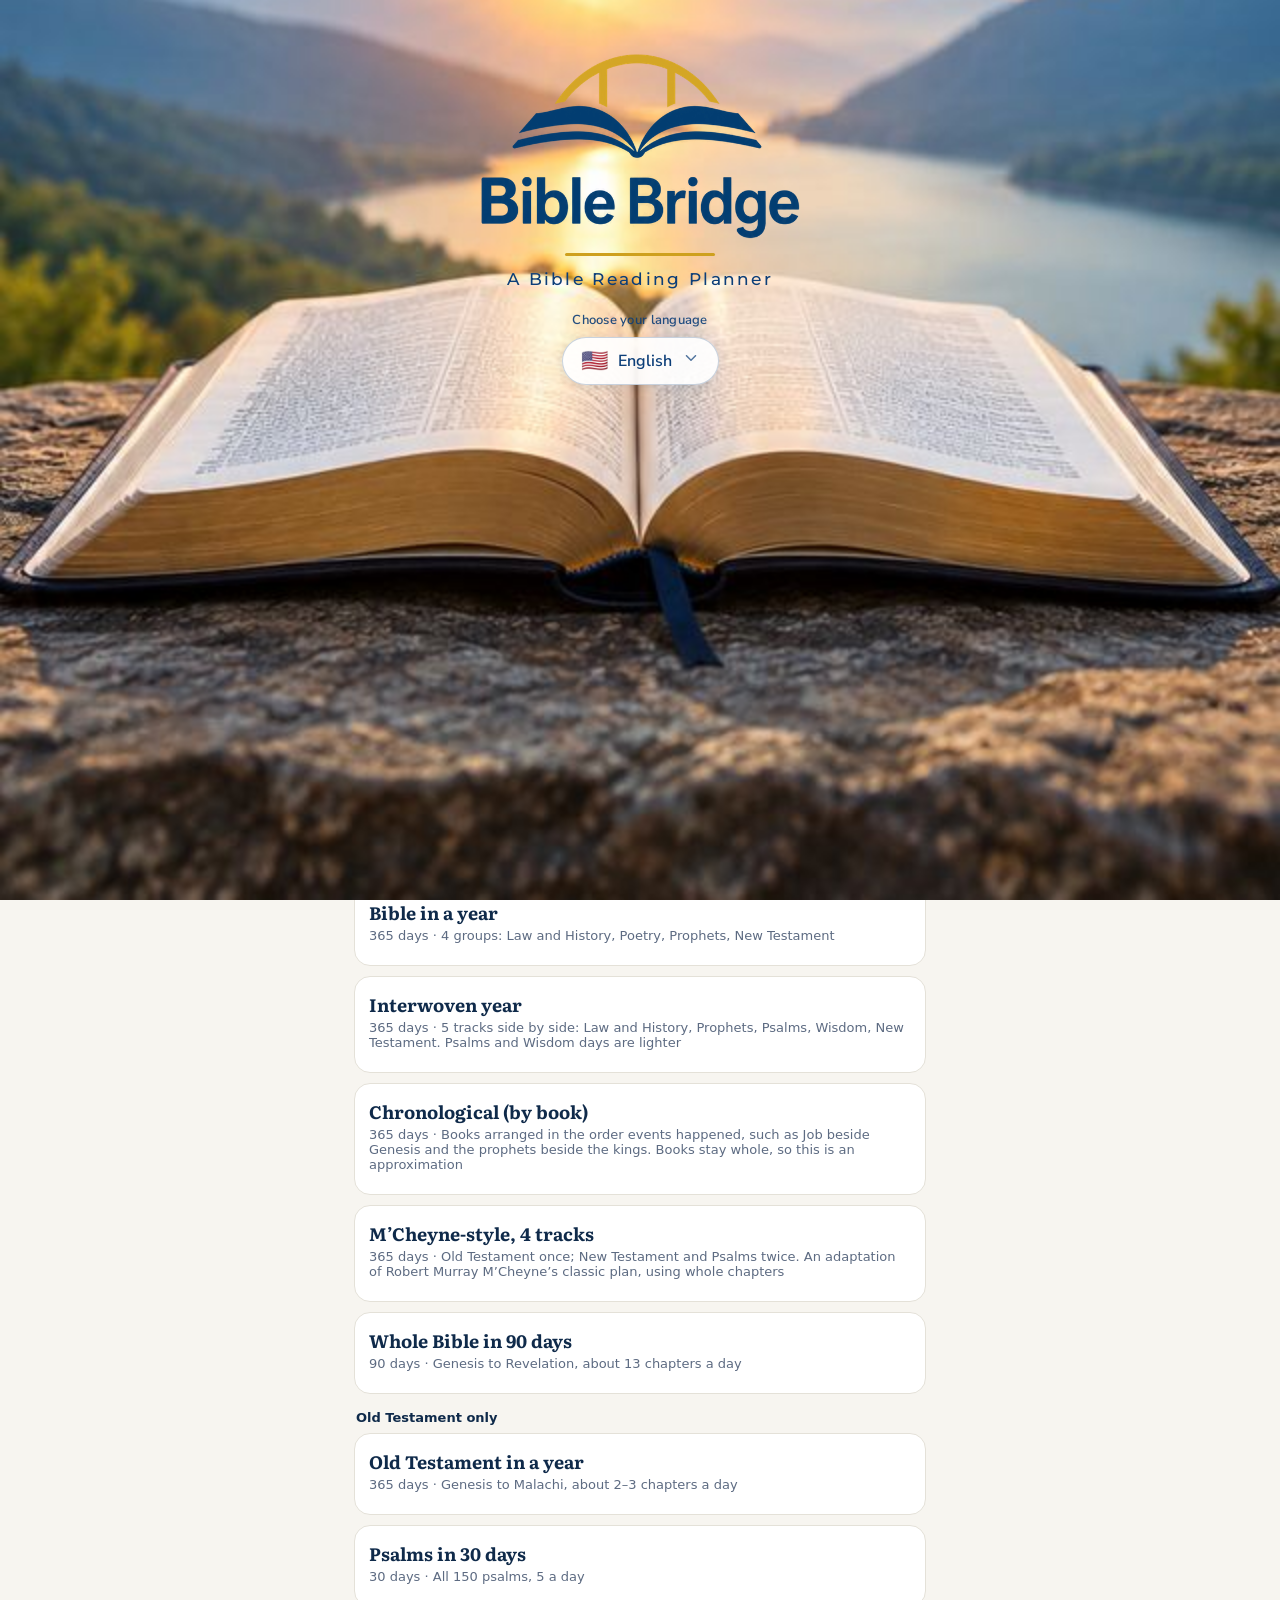
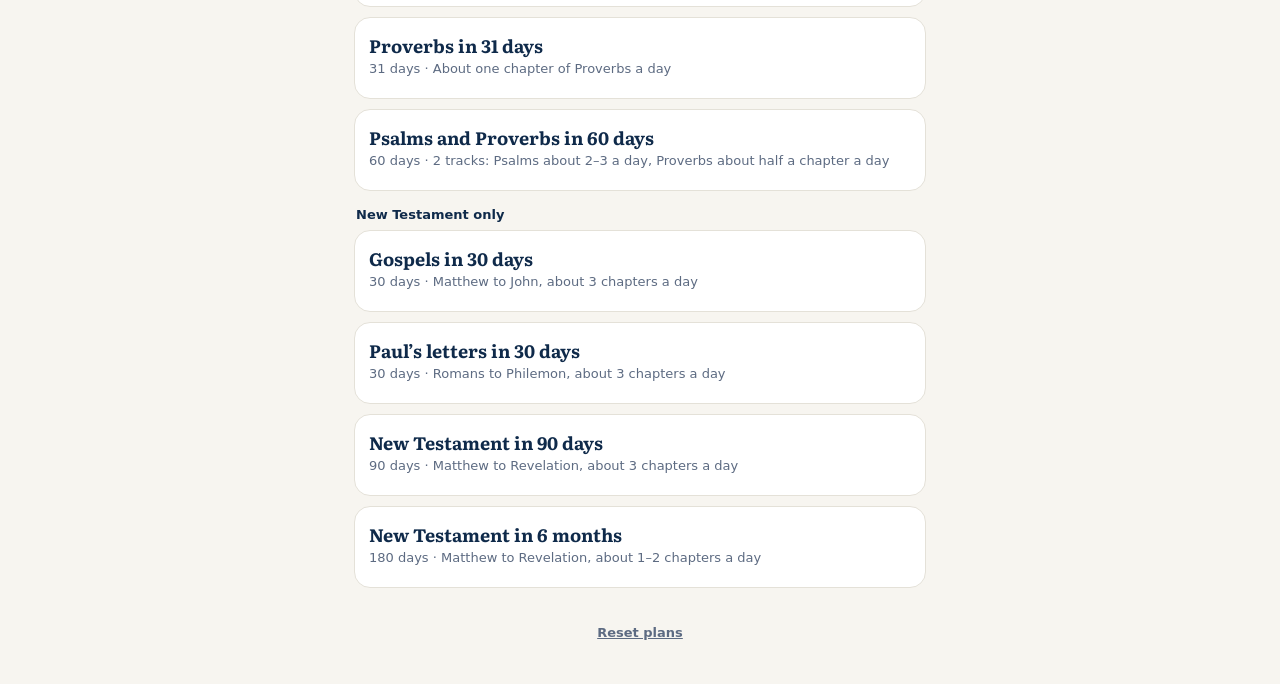
<file: index.html>
<!DOCTYPE html>
<html lang="en">
<head>
<meta charset="utf-8">
<script src="images.js"></script>
<meta name="viewport" content="width=device-width, initial-scale=1, viewport-fit=cover">
<link rel="manifest" href="manifest.webmanifest">
<link rel="icon" type="image/png" sizes="64x64" href="[data-uri]">
<link rel="apple-touch-icon" sizes="180x180" href="[data-uri]">
<meta name="apple-mobile-web-app-capable" content="yes">
<meta name="mobile-web-app-capable" content="yes">
<meta name="apple-mobile-web-app-status-bar-style" content="black-translucent">
<meta name="apple-mobile-web-app-title" content="Bible Bridge">
<meta name="application-name" content="Bible Bridge">
<meta name="theme-color" content="#06306f">
<title>Bible Bridge</title>
<link rel="preconnect" href="https://fonts.googleapis.com">
<link href="https://fonts.googleapis.com/css2?family=Literata:wght@400;700&family=Montserrat:wght@500&family=Nunito+Sans:wght@500;600&display=swap" rel="stylesheet">
<link rel="stylesheet" href="style.css">
<link rel="stylesheet" href="reader.css">
</head>
<body>
<div class="app">
  <header class="hero">
    <canvas id="glowCv" class="glowcv" aria-hidden="true"></canvas>
    <h1 class="sr">Bible Bridge</h1>
    <img class="herologo" id="heroLogo" alt="" decoding="async">
  </header>
  <div class="sheet">
    <div id="tabSent" aria-hidden="true"></div>
    <div class="tabs" role="tablist">
      <button class="tb" id="tabPlans" role="tab" aria-selected="true"><span class="ic" id="tpi"></span><span id="tabPlansT">Reading plans</span><span class="ic go" id="tpg"></span></button>
      <button class="tb" id="tabBible" role="tab" aria-selected="false"><span class="ic" id="tbi"></span><span id="tabBibleT">Whole Bible</span><span class="ic go" id="tbg"></span></button>
    </div>
    <section id="ctl"></section>
    <section id="tab-plans"></section>
    <section id="tab-bible" hidden></section>
  </div>
</div>
<div id="glowPanel" hidden role="dialog" aria-label="Logo glow adjustments">
  <div class="gtt"><span>Logo glow (temporary)</span></div>
  <div class="gro"><span>Thickness</span><output id="glTo"></output></div>
  <div class="jog" id="glT" role="slider" aria-label="Thickness" aria-valuemin="0" aria-valuemax="400"><div class="jthumb"></div></div>
  <div class="gro"><span>Feather</span><output id="glFo"></output></div>
  <div class="jog" id="glF" role="slider" aria-label="Feather" aria-valuemin="0" aria-valuemax="400"><div class="jthumb"></div></div>
  <div class="gro"><span>Opacity</span><output id="glOo"></output></div>
  <div class="jog" id="glO" role="slider" aria-label="Opacity" aria-valuemin="0" aria-valuemax="100"><div class="jthumb"></div></div>
  <div class="gb"><button type="button" id="glR">Reset</button><button type="button" class="pri" id="glD">Done</button></div>
</div>
<div id="splash" role="dialog" aria-label="Bible Bridge">
  <div class="spwrap">
    <img id="spLogo" alt="Bible Bridge">
    <div class="spg" id="spG1">
      <div class="sprule"></div>
      <div id="spTag"></div>
    </div>
    <div class="spg" id="spGd"><p id="spDesc"></p></div>
    <div class="spg spchoose" id="spG2">
      <div id="spChoose"></div>
      <button type="button" id="spLangBtn"><span class="fl" id="spFlag"></span><span class="nm" id="spNm"></span><span id="spChev"></span></button>
    </div>
    <button type="button" id="spTap"></button>
  </div>
</div>
<div id="screen" hidden></div>
<div id="overlay" aria-hidden="true"><div id="sheetBox" role="dialog" aria-modal="true"></div></div>
<div id="toast" role="status"></div>
<script src="app.js"></script>
<script src="reader.js"></script>
</body>
</html>
</file>
<file: style.css>
.rico{width:46px;height:46px;object-fit:contain;flex:none;display:block}
:root{
  box-sizing:border-box;
  
  --bg:#f7f5f0; --card:#ffffff; --ink:#0f2a4a; --muted:#5d6b82; --line:#e4e1d8;
  --navy:#16335c; --navy-ink:#ffffff; --soft:#e6edf7; --gold:#b98a2c; --today:#e7efe9; --danger:#b3261e;
  --serif:Literata,Georgia,"Times New Roman",serif;
  --sans:system-ui,-apple-system,"Segoe UI",Roboto,sans-serif;
}
@media (prefers-color-scheme: dark){
  :root:not([data-theme="light"]){--bg:#0e1626;--card:#16223a;--ink:#e8ecf5;--muted:#9aa7c0;--line:#26344f;--navy:#3f6bb5;--soft:#1d2c48;--gold:#d9ad55;--today:#1b2c3a;--danger:#ff8a80}
}
:root[data-theme="dark"]{--bg:#0e1626;--card:#16223a;--ink:#e8ecf5;--muted:#9aa7c0;--line:#26344f;--navy:#3f6bb5;--soft:#1d2c48;--gold:#d9ad55;--today:#1b2c3a;--danger:#ff8a80}
*{box-sizing:border-box}
html{scroll-padding-top:calc(env(safe-area-inset-top,0px) + 60px)}
body{margin:0;background:var(--bg);color:var(--ink);font-family:var(--sans);line-height:1.4;-webkit-text-size-adjust:100%}
button{font-family:inherit;color:inherit}
svg{display:block}
:focus-visible{outline:3px solid var(--gold);outline-offset:2px}
[hidden]{display:none!important}
.ic{display:inline-flex;flex:none}.ic svg{width:100%;height:100%}
.ic{width:20px;height:20px}
.irow>.ic{width:18px;height:18px;color:var(--muted);flex:none}
.irow .rt{flex:1 1 auto;min-width:0}
.irow .rt b,.irow .rt small{white-space:normal;overflow-wrap:anywhere}
.app{max-width:600px;margin:0 auto;min-height:100vh;padding-bottom:calc(24px + env(safe-area-inset-bottom,0px))}

/* top bar */
.top{position:sticky;top:0;z-index:5;display:flex;align-items:center;justify-content:space-between;gap:10px;background:var(--bg);border-bottom:1px solid var(--line);padding:calc(env(safe-area-inset-top,0px) + 8px) 14px 8px}
.brand{font:700 20px var(--serif)}
.vchip{display:flex;align-items:center;gap:6px;max-width:62%;min-height:40px;padding:0 12px;border:1px solid var(--line);background:var(--card);border-radius:20px;font:600 13px var(--sans);cursor:pointer}
.vchip span.t{overflow:hidden;text-overflow:ellipsis;white-space:nowrap}
.vchip .ic{width:16px;height:16px;color:var(--muted)}
main{padding:12px 14px}

/* nav */
.nav{position:fixed;left:50%;bottom:0;transform:translateX(-50%);width:min(600px,100%);z-index:6;display:grid;grid-template-columns:repeat(4,1fr);background:var(--card);border-top:1px solid var(--line);padding-bottom:env(safe-area-inset-bottom,0px)}
.nav button{border:0;background:transparent;display:flex;flex-direction:column;align-items:center;gap:2px;padding:9px 0 8px;min-height:60px;font:600 11px var(--sans);color:var(--muted);cursor:pointer}
.nav button .ic{width:24px;height:24px}
.nav button[aria-current="page"]{color:var(--navy)}
:root[data-theme="dark"] .nav button[aria-current="page"]{color:var(--gold)}
@media (prefers-color-scheme: dark){:root:not([data-theme="light"]) .nav button[aria-current="page"]{color:var(--gold)}}

/* common */
h1.pg{font:700 26px var(--serif);margin:6px 2px 12px}
h2.sec{font:700 12px var(--sans);letter-spacing:.08em;text-transform:uppercase;color:var(--muted);margin:20px 2px 8px}
.card{background:var(--card);border:1px solid var(--line);border-radius:16px;padding:14px;margin-bottom:12px}
.muted{color:var(--muted)}
.small{font-size:13px}
.btn{display:flex;align-items:center;justify-content:center;gap:8px;width:100%;min-height:50px;border:0;border-radius:14px;background:var(--navy);color:var(--navy-ink);font:600 16px var(--sans);cursor:pointer;padding:0 16px;text-decoration:none}
.btn.alt{background:transparent;color:var(--navy);border:1.5px solid var(--navy)}
.btn.ghost{background:var(--soft);color:var(--ink)}
.btn.danger{background:transparent;color:var(--danger);border:1.5px solid var(--danger)}
:root[data-theme="dark"] .btn.alt{color:var(--ink);border-color:var(--ink)}
@media (prefers-color-scheme: dark){:root:not([data-theme="light"]) .btn.alt{color:var(--ink);border-color:var(--ink)}}
.btn .ic{width:20px;height:20px}
.btn.sm{min-height:42px;font-size:14px;border-radius:12px;width:auto}
.seg{display:flex;background:var(--line);border-radius:12px;padding:3px;gap:2px}
.seg button{flex:1;border:0;background:transparent;color:var(--muted);font:600 14px var(--sans);min-height:40px;border-radius:9px;display:flex;align-items:center;justify-content:center;gap:6px;cursor:pointer}
.seg button .ic{width:18px;height:18px}
.seg button[aria-pressed="true"]{background:var(--navy);color:var(--navy-ink);box-shadow:0 1px 3px rgba(0,0,0,.25)}
.bar{height:8px;background:var(--line);border-radius:4px;overflow:hidden}
.bar>div{height:100%;background:var(--navy);transition:width .3s}
.err{color:var(--danger);font-size:14px;margin:8px 2px 0}
.field{margin-bottom:14px}
.field label,.lbl{display:block;font:600 12px var(--sans);letter-spacing:.06em;text-transform:uppercase;color:var(--muted);margin-bottom:6px}
.field input[type=text],.field input[type=date],.field input[type=number]{width:100%;min-height:48px;font:16px var(--sans);color:var(--ink);background:var(--card);border:1px solid var(--line);border-radius:12px;padding:0 14px}
.chiprow{display:flex;flex-wrap:wrap;gap:8px}
.chipb{min-height:40px;padding:0 14px;border-radius:20px;border:1.5px solid var(--line);background:var(--card);font:600 14px var(--sans);cursor:pointer}
.chipb[aria-pressed="true"]{background:var(--navy);color:var(--navy-ink);border-color:var(--navy)}

/* home */
.hb{position:relative;isolation:isolate;overflow:hidden;border-radius:18px;padding:18px 16px;min-height:120px;color:#fff;background:var(--hero) center 78%/cover;margin-bottom:12px;display:flex;flex-direction:column;justify-content:flex-end}
.hb::before{content:"";position:absolute;inset:0;background:linear-gradient(90deg,rgba(7,15,30,.8),rgba(7,15,30,.3));z-index:-1}
.hb .e{font:600 11px var(--sans);letter-spacing:.3em;text-transform:uppercase}
.hb .t{font:700 24px/1.1 var(--serif);margin-top:4px}
.dayhead{display:flex;align-items:center;gap:8px;margin-bottom:10px}
.dayhead .mid{flex:1;min-width:0}
.dayhead .nm{font:700 19px var(--serif)}
.dnav{width:44px;height:44px;border-radius:12px;border:1px solid var(--line);background:var(--card);display:flex;align-items:center;justify-content:center;cursor:pointer}
.dnav .ic{width:20px;height:20px}
.dnav[disabled]{opacity:.35}
.prow{display:flex;gap:12px;padding:12px 0;border-top:1px solid var(--line)}
.prow:first-of-type{border-top:0}
.gdot{width:12px;height:12px;border-radius:50%;margin-top:5px;flex:none}
.pbody{flex:1;min-width:0}
.plabel{font:600 16px var(--sans);margin-bottom:6px}
.prest{color:var(--muted);font-size:15px}
.pills2{display:flex;flex-wrap:wrap;gap:6px;margin-bottom:6px}
.cp{display:inline-flex;align-items:center;gap:5px;min-height:38px;min-width:54px;justify-content:center;padding:0 12px;border-radius:19px;background:var(--navy);color:var(--navy-ink);font:600 14px var(--sans);text-decoration:none}
.cp .ic{width:16px;height:16px}
.cp.dis{background:var(--line);color:var(--muted);text-decoration:line-through}
.note{font-size:13px;color:var(--muted);margin:8px 2px}
.donebtn[aria-pressed="true"]{background:#2f7d4e;color:#fff}

/* plan list */
.pcard{display:block;width:100%;text-align:left;background:var(--card);border:1px solid var(--line);border-radius:16px;padding:14px;margin-bottom:10px;cursor:pointer}
.pcard .n{font:700 18px var(--serif);display:flex;align-items:center;gap:8px;flex-wrap:wrap}
.badge{font:600 11px var(--sans);letter-spacing:.05em;text-transform:uppercase;background:var(--today);color:var(--ink);border:1px solid var(--navy);border-radius:10px;padding:2px 8px}
.pcard .s{font-size:13px;color:var(--muted);margin:2px 0 8px}
.newplan{display:flex;align-items:center;justify-content:center;gap:8px;width:100%;min-height:56px;border:2px dashed var(--line);border-radius:16px;background:transparent;color:var(--ink);font:600 16px var(--sans);cursor:pointer;margin:6px 0 4px}
.newplan .ic{width:22px;height:22px}

/* bible */
.sh{display:flex;align-items:center;gap:10px;padding:18px 2px 8px}
.sh h2{font:700 22px var(--serif);margin:0}
.sh .ln{width:28px;height:2px;background:var(--gold)}
.sbtn{margin-left:auto;display:flex;align-items:center;gap:6px;border:0;background:transparent;font:600 14px var(--sans);min-height:40px;padding:0 6px;cursor:pointer}
.sbtn .ic{width:20px;height:20px}
.searchrow{padding:4px 0 2px}
.searchrow input{width:100%;font:16px var(--sans);color:var(--ink);background:var(--card);border:1px solid var(--line);border-radius:12px;padding:11px 14px;min-height:46px}
.grid{display:grid;grid-template-columns:repeat(3,1fr);gap:7px}
@media (min-width:520px){.grid{grid-template-columns:repeat(4,1fr)}}
.book{position:relative;isolation:isolate;overflow:hidden;border:0;border-radius:11px;min-height:56px;padding:3px 4px;display:flex;flex-direction:column;align-items:center;justify-content:center;gap:0;color:#fff;font:600 11.5px/1.05 var(--sans);text-align:center;background-size:cover;background-position:center;cursor:pointer}
.book::before{content:"";position:absolute;inset:0;background:var(--c);opacity:.74;z-index:-1}
.book img{width:28px;height:28px;object-fit:contain;flex:none;margin:-2px 0 -1px}
.book .bn{min-width:0;max-width:100%;overflow-wrap:anywhere;text-shadow:0 1px 2px rgba(0,0,0,.4)}
.book:active{transform:scale(.97)}
h3.psub{font:700 13px var(--sans);color:var(--ink);margin:16px 2px 8px}
.pcard.pdim{opacity:.55}
.pcard .dimnote{font-size:12px;margin:0 0 4px;color:var(--muted)}
.book[disabled]{filter:grayscale(1);opacity:.35;cursor:default}

/* settings rows */
.srow{display:flex;align-items:center;gap:12px;width:100%;min-height:62px;padding:10px 0;border:0;border-bottom:1px solid var(--line);background:transparent;text-align:left;cursor:pointer}
.srow:last-child{border-bottom:0}
.srow .rt{flex:1;min-width:0}
.srow small{display:block;font:600 11px var(--sans);letter-spacing:.08em;text-transform:uppercase;color:var(--muted)}
.srow b{display:block;font:600 16px/1.25 var(--sans);overflow-wrap:anywhere}
.srow .ic{width:18px;height:18px;color:var(--muted)}
.srow[disabled]{opacity:.55;cursor:default}

/* overlay sheet */
#overlay{position:fixed;inset:0;background:rgba(5,10,20,.55);display:none;z-index:40}
#overlay.show{display:block}
#sheetBox{position:absolute;left:0;right:0;bottom:0;max-height:84%;overflow:auto;background:var(--bg);border-radius:20px 20px 0 0;padding:16px 14px calc(18px + env(safe-area-inset-bottom,0px));max-width:600px;margin:0 auto}
.shead{display:flex;justify-content:space-between;align-items:center;gap:10px;margin-bottom:10px}
.shead .st{font:700 22px var(--serif);display:flex;align-items:center;gap:12px;min-width:0}
.shead .st .rico{width:38px;height:38px}
.xbtn{width:42px;height:42px;border:0;border-radius:21px;background:var(--soft);display:flex;align-items:center;justify-content:center;cursor:pointer;flex:none}
.xbtn .ic{width:20px;height:20px}
.banner{position:relative;isolation:isolate;overflow:hidden;border-radius:14px;padding:16px;color:#fff;background-size:cover;background-position:center;display:flex;justify-content:space-between;align-items:center;gap:10px;margin-bottom:8px}
.banner::before{content:"";position:absolute;inset:0;background:var(--c,#16335c);opacity:.78;z-index:-1}
.banner .bh{display:flex;align-items:center;gap:12px;min-width:0}
.banner img{width:56px;height:56px;object-fit:contain;margin:-6px;flex:none}
.banner .st{font:700 26px var(--serif);text-shadow:0 1px 3px rgba(0,0,0,.4)}
.cgrid{display:grid;grid-template-columns:repeat(auto-fill,minmax(56px,1fr));gap:7px}
a.cnum{font:600 16px var(--sans);text-decoration:none;text-align:center;background:var(--navy);color:var(--navy-ink);border-radius:11px;min-height:46px;display:flex;align-items:center;justify-content:center}
.lrow{display:flex;align-items:center;gap:12px;width:100%;font:15px var(--sans);color:var(--ink);background:var(--card);border:1px solid var(--line);border-radius:12px;padding:8px 12px;min-height:52px;cursor:pointer;text-align:left;margin-bottom:6px}
.lrow .flag{font-size:26px;line-height:1;flex:none}
.lrow .names{flex:1;min-width:0}
.lrow .nat{font-weight:700;font-size:16px}
.lrow .sec{font-size:12px;color:var(--muted)}
.lrow .tick{font-weight:700;flex:none;color:var(--navy)}
.lrow[aria-pressed="true"]{border-color:var(--navy);background:var(--today)}
.lhead{font:700 12px var(--sans);letter-spacing:.07em;text-transform:uppercase;color:var(--muted);margin:14px 2px 6px}
.pick{display:grid;grid-template-columns:repeat(3,1fr);gap:6px;margin-top:10px}
.pick button{min-height:44px;border-radius:10px;border:1.5px solid var(--line);background:var(--card);font:600 12.5px/1.15 var(--sans);padding:4px 6px;cursor:pointer}
.pick button[aria-pressed="true"]{background:var(--navy);color:var(--navy-ink);border-color:var(--navy)}
.pick button[disabled]{opacity:.3;cursor:default}

/* full screens (builder, plan detail) */
#screen{position:fixed;inset:0;z-index:30;background:var(--bg);overflow:auto}
.sinner{max-width:600px;margin:0 auto;min-height:100%;display:flex;flex-direction:column}
.shd{position:sticky;top:0;z-index:2;background:var(--bg);border-bottom:1px solid var(--line);display:flex;align-items:center;gap:10px;padding:calc(env(safe-area-inset-top,0px) + 8px) 12px 8px}
.shd .ttl{flex:1;min-width:0;font:700 19px var(--serif);overflow:hidden;text-overflow:ellipsis;white-space:nowrap}
.shd .step{font-size:13px;color:var(--muted)}
.sbody{flex:1;padding:14px}
.sfoot{position:sticky;bottom:0;background:var(--bg);border-top:1px solid var(--line);display:flex;gap:10px;padding:10px 14px calc(10px + env(safe-area-inset-bottom,0px))}
.sfoot .btn{flex:1}
.gcard{border:1px solid var(--line);border-left-width:6px;border-radius:14px;background:var(--card);padding:12px;margin-bottom:10px}
.gcard .gh{display:flex;align-items:center;gap:8px;margin-bottom:8px}
.gcard .gh b{font:700 16px var(--sans);flex:1}
.gcard .bchips{display:flex;flex-wrap:wrap;gap:6px;margin-bottom:10px}
.bch{display:inline-flex;align-items:center;gap:6px;min-height:34px;padding:0 6px 0 12px;border-radius:17px;background:var(--soft);font:600 13px var(--sans)}
.bch button{border:0;background:transparent;width:26px;height:26px;border-radius:13px;display:flex;align-items:center;justify-content:center;cursor:pointer}
.bch .ic{width:14px;height:14px}
.sumrow{display:flex;align-items:center;gap:10px;padding:10px 0;border-top:1px solid var(--line)}
.sumrow:first-child{border-top:0}
.sumrow .sr{margin-left:auto;font-size:13px;color:var(--muted);text-align:right}
.daycard{display:flex;gap:10px;background:var(--card);border:1px solid var(--line);border-radius:14px;padding:12px;margin-bottom:8px;content-visibility:auto;contain-intrinsic-size:auto 150px}
.daycard.today{border-color:var(--navy);background:var(--today)}
.dchk{width:38px;height:38px;border-radius:50%;border:2px solid var(--line);background:transparent;display:flex;align-items:center;justify-content:center;flex:none;cursor:pointer;color:#fff}
.dchk .ic{width:20px;height:20px;opacity:0}
.dchk[aria-pressed="true"]{background:#2f7d4e;border-color:#2f7d4e}
.dchk[aria-pressed="true"] .ic{opacity:1}
.dinfo{flex:1;min-width:0}
.dinfo .dh{font:600 13px var(--sans);color:var(--muted);margin-bottom:2px}
#toast{position:fixed;left:50%;bottom:calc(86px + env(safe-area-inset-bottom,0px));transform:translateX(-50%);background:var(--ink);color:var(--bg);padding:10px 16px;border-radius:20px;font:600 14px var(--sans);z-index:60;display:none;max-width:90%}

/* hero + tabs (original layout) */
.hero{position:relative;padding:calc(env(safe-area-inset-top,0px) + 22px) 20px 44px;background:var(--hero) center 78%/cover;color:#fff;min-height:170px;display:flex;flex-direction:column;justify-content:flex-end}
.hero>*{position:relative}
.hero h1{font:700 30px/1.1 var(--serif);margin:0 0 6px}
.hero p{margin:0;font:500 15px/1.35 var(--sans);max-width:80%}
.sheet{position:relative;margin-top:-22px;background:var(--bg);border-radius:24px 24px 0 0;padding:14px 14px 4px}
.tabs{display:grid;grid-template-columns:1fr 1fr;gap:10px;margin:0 -14px 8px;padding:6px 14px 8px;position:sticky;top:env(safe-area-inset-top,0px);z-index:20;background:var(--bg)}
.tabs::before{content:"";position:absolute;left:0;right:0;bottom:100%;height:env(safe-area-inset-top,0px);background:var(--bg);display:none}
.tabs.stuck::before{display:block}
.tabs.stuck{box-shadow:0 6px 8px -7px rgba(0,0,0,.28)}
#tabSent{height:0;margin:0;padding:0;pointer-events:none}
.hero .sr{position:absolute;width:1px;height:1px;overflow:hidden;clip:rect(0 0 0 0);white-space:nowrap}
.hero .herologo{display:block;height:92px;width:auto;align-self:flex-start;margin:0;z-index:1;-webkit-touch-callout:none;-webkit-user-select:none;user-select:none;touch-action:manipulation}
.hero .glowcv{position:absolute;left:0;top:0;width:100%;height:100%;pointer-events:none;z-index:0}
#glowPanel{position:fixed;left:12px;right:12px;bottom:calc(14px + env(safe-area-inset-bottom,0px));z-index:70;max-width:420px;margin:0 auto;background:var(--card);color:var(--ink);border:1px solid var(--line);border-radius:18px;padding:14px 16px;box-shadow:0 8px 28px rgba(0,0,0,.35);font:600 14px var(--sans)}
#glowPanel[hidden]{display:none}
#glowPanel .gtt{display:flex;justify-content:space-between;align-items:center;margin-bottom:6px}
#glowPanel .gro{display:flex;justify-content:space-between;margin:10px 0 2px}
#glowPanel .gro output{font-variant-numeric:tabular-nums;opacity:.8}
#glowPanel input[type=range]{width:100%;margin:2px 0 4px;accent-color:var(--navy)}
#glowPanel .gb{display:flex;gap:8px;margin-top:10px}
#glowPanel button{flex:1;border:0;border-radius:12px;min-height:42px;font:600 14px var(--sans);cursor:pointer;background:var(--soft);color:var(--ink)}
#glowPanel button.pri{background:var(--navy);color:var(--navy-ink)}
#glowPanel .jog{position:relative;height:42px;margin:2px 0 4px;touch-action:none;cursor:ew-resize;-webkit-user-select:none;user-select:none;-webkit-tap-highlight-color:transparent}
#glowPanel .jog::before{content:"";position:absolute;left:0;right:0;top:50%;height:6px;margin-top:-3px;border-radius:3px;background:var(--line)}
#glowPanel .jog::after{content:"";position:absolute;left:50%;top:9px;bottom:9px;width:2px;margin-left:-1px;background:var(--ink);opacity:.28}
#glowPanel .jthumb{position:absolute;left:50%;top:50%;width:30px;height:30px;margin:-15px 0 0 -15px;border-radius:50%;background:var(--navy);box-shadow:0 2px 6px rgba(0,0,0,.35);transition:transform .18s ease;z-index:1}
#glowPanel .jog.drag .jthumb{transition:none}
.tb{display:flex;align-items:center;gap:10px;border:0;border-radius:14px;padding:0 14px;min-height:54px;font:600 15px var(--sans);cursor:pointer;background:var(--soft);color:var(--ink);text-align:left}
.tb .ic{width:22px;height:22px}
.tb .go{margin-left:auto;width:18px;height:18px;opacity:.7}
.tb[aria-selected="true"]{background:var(--navy);color:var(--navy-ink)}
.icard{background:var(--card);border:1px solid var(--line);border-radius:16px;padding:2px 14px;margin-bottom:12px}
.irow{display:flex;align-items:center;gap:14px;width:100%;padding:12px 0;border:0;border-bottom:1px solid var(--line);background:transparent;color:var(--ink);text-align:left;cursor:pointer}
.irow:last-child{border-bottom:0}
.irow[disabled]{opacity:.6;cursor:default}
.circ{width:42px;height:42px;border-radius:50%;display:flex;align-items:center;justify-content:center;flex:none}
.circ .ic{width:21px;height:21px}
.c1{background:#d6e4f7;color:#16335c}.c2{background:#dcd8f5;color:#2e2a6b}.c3{background:#cfeedd;color:#14573a}
.irow .rt{flex:1;min-width:0}
.irow small{display:block;font:600 11px var(--sans);letter-spacing:.09em;text-transform:uppercase;color:var(--muted)}
.irow b{display:block;font:600 16px/1.25 var(--sans);overflow-wrap:anywhere}
.irow .go{width:18px;height:18px;color:var(--muted);flex:none}
.strip{position:relative;display:flex;align-items:center;gap:12px;border-radius:16px;padding:14px;margin-bottom:6px;overflow:hidden;background:var(--hero) center 70%/cover;isolation:isolate}
.strip::before{content:"";position:absolute;inset:0;background:var(--bg);opacity:.86;z-index:-1}
.hp{width:44px;height:44px;border-radius:50%;background:var(--navy);color:var(--navy-ink);display:flex;align-items:center;justify-content:center;flex:none}
.hp .ic{width:22px;height:22px}
.strip .lb{font:600 11px var(--sans);letter-spacing:.1em;text-transform:uppercase;color:var(--muted);margin-bottom:6px}
.strip .seg{flex:1;min-width:0}
.verrow{display:flex;align-items:center;gap:10px;width:100%;min-height:50px;padding:0 14px;margin-bottom:12px;border:1px solid var(--line);border-radius:14px;background:var(--card);cursor:pointer;text-align:left}
.verrow small{font:600 11px var(--sans);letter-spacing:.08em;text-transform:uppercase;color:var(--muted)}
.verrow b{flex:1;min-width:0;font:600 14px var(--sans);overflow:hidden;text-overflow:ellipsis;white-space:nowrap}
.verrow .ic{width:18px;height:18px;color:var(--muted)}
.foot{display:flex;justify-content:center;padding:14px 0 4px}
.linkbtn{border:0;background:transparent;color:var(--muted);font:600 13px var(--sans);text-decoration:underline;cursor:pointer;min-height:40px}

/* splash */
#splash{position:fixed;inset:0;z-index:35;background:#dbe8f6 var(--spbg) center bottom/cover no-repeat;display:flex;justify-content:center;overflow:hidden;transition:opacity .6s ease;cursor:pointer;-webkit-tap-highlight-color:transparent}
#splash.out{opacity:0;pointer-events:none}
#splash.gone{display:none}
.spwrap{width:100%;max-width:440px;padding:calc(env(safe-area-inset-top,0px) + 6vh) 26px 0;display:flex;flex-direction:column;align-items:center;text-align:center;color:#0c3e78;font-family:"Nunito Sans",system-ui,-apple-system,"Segoe UI",Roboto,"Noto Sans","Noto Sans Arabic","Noto Sans Thai","Noto Sans CJK SC","Noto Sans CJK JP",sans-serif}
#spLogo{display:block;width:min(70vw,36vh,320px);height:auto;opacity:0;transform:translateY(10px) scale(.98);transition:opacity 1.2s ease .2s,transform 1.2s ease .2s}
#spLogo.in{opacity:1;transform:none}
.spg{opacity:0;transform:translateY(10px);transition:opacity .8s ease,transform .8s ease;display:flex;flex-direction:column;align-items:center;width:100%}
.spg.in{opacity:1;transform:none}
.sprule{width:min(38vw,150px);height:3px;border-radius:2px;background:#cea01e;margin:14px auto 13px}
#spTag{font:500 clamp(13.5px,3.8vw,16.5px)/1.3 Montserrat,"Nunito Sans",system-ui,"Noto Sans Arabic","Noto Sans Thai","Noto Sans CJK SC",sans-serif;letter-spacing:.14em}
#splash.nosp #spTag{letter-spacing:.02em}
#spGd{display:none}
#spDesc{margin:14px 0 0;font-size:clamp(14.5px,4.05vw,17.5px);line-height:1.5;font-weight:500;text-wrap:balance}
#splash.swap #spTag,#splash.swap #spDesc,#splash.swap #spChoose,#splash.swap #spLangBtn .nm,#splash.swap #spTap{opacity:0}
#spTag,#spDesc,#spChoose,#spLangBtn .nm,#spTap{transition:opacity .18s ease}
.spchoose{margin-top:20px;display:flex;flex-direction:column;align-items:center;gap:8px}
#spChoose{font-size:13px;font-weight:600;letter-spacing:.02em;opacity:.9}
#spLangBtn{display:inline-flex;align-items:center;gap:10px;min-height:48px;padding:0 18px;border-radius:999px;border:1px solid rgba(12,62,120,.22);background:rgba(255,255,255,.93);color:#0c3e78;font:600 16px "Nunito Sans",system-ui,"Noto Sans Arabic","Noto Sans Thai","Noto Sans CJK SC",sans-serif;cursor:pointer;box-shadow:0 2px 10px rgba(12,62,120,.12)}
#spLangBtn .fl{font-size:22px;line-height:1}
#spLangBtn .ic{width:18px;height:18px;opacity:.7}
#spTap{margin-top:16px;min-height:44px;display:inline-flex;align-items:center;padding:0 20px;border-radius:999px;background:rgba(255,255,255,.78);border:0;color:#0c3e78;font:700 15.5px "Nunito Sans",system-ui,"Noto Sans Arabic","Noto Sans Thai","Noto Sans CJK SC",sans-serif;cursor:pointer;visibility:hidden}
#spTap.show{visibility:visible;animation:sppulse 2.2s ease-in-out infinite}
@keyframes sppulse{0%,100%{opacity:1}50%{opacity:.55}}
@media (prefers-reduced-motion:reduce){#spLogo,.spg{transition:opacity .01s;transform:none}#spTap.show{animation:none}}

.vrow{align-items:center;gap:10px}
.vbs{display:flex;gap:6px;margin-left:auto;flex:none}
.vb{position:relative;display:inline-flex;align-items:center;justify-content:center;width:34px;height:34px;border-radius:10px}
.vb .ic{width:18px;height:18px}
.vb.on{background:#d6e4f7;color:#16335c}
.vb.off{background:var(--soft);color:var(--muted);opacity:.38}
.vb .nt{position:absolute;right:-4px;bottom:-5px;font:700 9px/1 var(--sans);padding:2px 3px;border-radius:5px;background:var(--navy);color:var(--navy-ink)}

.fullplan{display:flex;flex-direction:column;height:100%;overflow:hidden}
.popt{display:flex;align-items:center;justify-content:center;gap:10px;width:100%;min-height:54px;border-radius:14px;font:600 17px var(--sans);text-decoration:none;box-sizing:border-box;margin:10px 0;padding:0 16px;text-align:center}
.popt .ic{width:22px;height:22px}
.popt.l{background:var(--navy);color:var(--navy-ink)}
.popt.r{background:transparent;color:var(--navy);border:1.5px solid var(--navy)}
:root[data-theme="dark"] .popt.r{color:var(--ink);border-color:var(--ink)}
@media (prefers-color-scheme: dark){:root:not([data-theme="light"]) .popt.r{color:var(--ink);border-color:var(--ink)}}
.popt.off{background:var(--line);color:var(--muted);border:0;font-weight:500;cursor:not-allowed}
.fpday{flex-wrap:wrap}
.fpday .btn{width:auto;flex:none}
.fpchaps{flex:1 1 100%;margin-left:0}
.fpbody{flex:1;overflow-y:auto;padding:16px 12px}
.fpday{display:flex;align-items:center;gap:12px;padding:12px;background:var(--card);border-radius:12px;border:1px solid var(--line);margin-bottom:10px}
.fpday input[type=checkbox]{width:20px;height:20px;cursor:pointer;flex:none}
.fpinfo{flex:1;min-width:0}
.fpday-num{font:700 15px var(--serif);color:var(--ink)}
.fpday-text{font-size:13px;color:var(--muted);margin-top:2px;overflow-wrap:break-word}
.fpchaps{display:flex;gap:6px 8px;flex-wrap:wrap;align-items:center;margin-left:auto}
.fpbk{font:600 14px var(--sans);color:var(--ink)}
.chbtn{font:500 12px var(--sans);padding:6px 10px;background:var(--line);color:var(--ink);border:none;border-radius:6px;cursor:pointer;flex:none}
.chbtn:active{transform:scale(.95)}


a.btn{border:none;border-radius:8px;padding:12px 16px;font:500 15px var(--sans);background:var(--navy);color:var(--navy-ink);cursor:pointer;text-decoration:none;display:inline-block;text-align:center;transition:all 0.15s}
a.btn:active{opacity:.8;transform:scale(.98)}
a.btn.sm{padding:8px 12px;font-size:13px}
a.chbtn{padding:6px 10px;font-size:12px;background:var(--line);color:var(--ink);border-radius:6px;display:inline-block;text-decoration:none;transition:all 0.15s}
a.chbtn:active{opacity:.8;transform:scale(.95)}


/* ---- version list: download icon, and the download screens ---- */
.vwrap{display:flex;align-items:stretch;gap:6px;margin-bottom:6px}
.vwrap .lrow{margin:0;flex:1;min-width:0}
.dlbtn{flex:none;width:48px;display:flex;align-items:center;justify-content:center;background:var(--card);border:1px solid var(--line);border-radius:12px;color:var(--muted);cursor:pointer;padding:0}
.dlbtn.off{opacity:.55;cursor:default;background:transparent}
.dli{display:inline-flex;width:28px;height:28px}.dli svg{width:28px;height:28px}
.dlsec{background:var(--card);border:1px solid var(--line);border-radius:14px;padding:12px;margin:0 0 10px}
.dlh{display:flex;justify-content:space-between;align-items:baseline;gap:8px;margin-bottom:8px}
.dlh span{font-size:13px;color:var(--muted)}
.dlbar{height:10px;border-radius:6px;background:var(--soft);overflow:hidden}
.dlbar i{display:block;height:100%;background:#2f6fdb;border-radius:6px;transition:width .25s}
.dlbar.full i{background:#2e8b57}
.dlrow{display:flex;flex-wrap:wrap;gap:8px;margin-top:10px}
.dlrow .btn{flex:1 1 auto}
.note.err{color:var(--danger)}
.bk{border:1px solid var(--line);border-radius:12px;background:var(--card);margin:0 0 6px;overflow:hidden}
.bk.part{border-color:#2f6fdb}.bk.full{border-color:#2e8b57}
.bkrow{display:flex;align-items:center;gap:6px}
.bkchk{flex:none;width:48px;height:48px;border:0;background:transparent;font:700 18px var(--sans);color:#fff;cursor:pointer;position:relative}
.bkchk::before{content:"";position:absolute;inset:13px;border:2px solid var(--muted);border-radius:6px;z-index:0}
.bkchk.on::before{background:var(--navy);border-color:var(--navy)}
.bkchk{z-index:0}.bkchk{line-height:48px}
.bkname{flex:1;display:flex;justify-content:space-between;align-items:center;gap:8px;min-height:48px;border:0;background:transparent;color:var(--ink);font:600 15px var(--sans);text-align:left;cursor:pointer;padding:0 12px 0 0}
.bkname small{font:500 12px var(--sans);color:var(--muted)}
.bk.full .bkname small{color:#2e8b57}.bk.part .bkname small{color:#2f6fdb}
.chgrid{display:grid;grid-template-columns:repeat(auto-fill,minmax(46px,1fr));gap:6px;padding:4px 10px 12px}
.chc{min-height:42px;border:1px solid var(--line);border-radius:10px;background:var(--bg);color:var(--ink);font:600 14px var(--sans);cursor:pointer}
.chc.got{background:#dff2e6;border-color:#2e8b57;color:#14532d}
.chc.on{background:var(--navy);border-color:var(--navy);color:var(--navy-ink)}

.vwrap{position:relative}
.dlbtn.off{cursor:pointer}
.dlbtn.off.flash{color:#d32f2f;opacity:1;border-color:#d32f2f;background:rgba(211,47,47,.08)}
.dlbtn.off.flash .dli circle{stroke-opacity:1}
.dltip{position:absolute;right:0;bottom:calc(100% + 4px);z-index:5;background:var(--ink);color:var(--bg);font:600 13px var(--sans);padding:8px 12px;border-radius:10px;white-space:nowrap;pointer-events:none;box-shadow:0 4px 14px rgba(0,0,0,.25)}
.dltip::after{content:"";position:absolute;right:18px;top:100%;border:6px solid transparent;border-top-color:var(--ink)}

/* ---- done circle: flat icon, bright green face, slightly darker ring, white check with a hard offset shadow ---- */
.dcirc{--p:0;--a:0;--rc:#3f9a2d;--rg:#c3c8d2;position:relative;flex:none;width:48px;height:48px;border-radius:50%;border:0;padding:0;cursor:pointer;background:conic-gradient(var(--rg) calc(var(--a)*1%),var(--rc) 0 calc(var(--p)*1%),var(--rg) 0);touch-action:manipulation;-webkit-touch-callout:none;-webkit-user-select:none;user-select:none;-webkit-tap-highlight-color:transparent}
.dcirc.sm{width:38px;height:38px}
.dcin{position:absolute;z-index:1;inset:3px;border-radius:50%;background:var(--card);display:flex;align-items:center;justify-content:center;color:var(--rg);transition:background .15s,color .15s}
.dcirc.sm .dcin{inset:3px}
.dcin .ic{width:24px;height:24px}
.dcirc.sm .dcin .ic{width:20px;height:20px}
.dcin .ic svg{stroke-width:3.6}
.dcirc.on .dcin{background:#52b035;color:#fff}
.dcirc.on .dcin .ic,.dcirc.hold .dcin .ic{filter:drop-shadow(2px 2px 0 rgba(22,92,16,.55))}
.dcirc.hold{--rc:#16181c}
.dcirc.hold .dcin{background:#3a3f47;color:#fff;transition:none}
.dcirc.hold .dcin .ic{filter:drop-shadow(2px 2px 0 rgba(0,0,0,.5))}
.dcirc.trace .dcin{transition:none}
.dcirc:focus-visible{outline:3px solid var(--navy);outline-offset:3px}
/* ---- chapter marks ---- */
.cp,.chbtn{-webkit-touch-callout:none;-webkit-user-select:none;user-select:none}
.cp.sm{min-height:30px;min-width:40px;padding:0 10px;font-size:13px;border-radius:15px}
.cp.pg{background:#e4e7ee;color:#4a5365;box-shadow:inset 0 0 0 2px #c3c8d2}
:root[data-theme="dark"] .cp.pg{background:#26344f;color:#c5cde0;box-shadow:inset 0 0 0 2px #4a5873}
@media (prefers-color-scheme:dark){:root:not([data-theme="light"]) .cp.pg{background:#26344f;color:#c5cde0;box-shadow:inset 0 0 0 2px #4a5873}}
:root:not(#_) .cp.mp,:root:not(#_) .cp.mc{background:#52b035;color:#fff;box-shadow:inset 0 0 0 2px #3f9a2d}
.cp.mo{position:relative}
.cp.mo::after{content:"";position:absolute;top:4px;right:6px;width:6px;height:6px;border-radius:50%;background:#4a5365;opacity:.75}
.cp.sm.mo::after{top:3px;right:5px;width:5px;height:5px}

.dcwrap{display:flex;justify-content:center;margin:14px 0 4px}
.dcwrap .dcirc{width:96px;height:96px}
.dcwrap .dcin{inset:5px}
.dcwrap .dcin .ic{width:54px;height:54px}

/* dark theme: the bright green already reads well on a dark card; only the near-black hold ring needs lightening */
:root[data-theme="dark"] .dcirc{--rg:#4a5873}
:root[data-theme="dark"] .dcirc.hold{--rc:#f1f4fa}
:root[data-theme="dark"] .dcirc.hold .dcin{background:#59616e}
@media (prefers-color-scheme: dark){
:root:not([data-theme="light"]) .dcirc{--rg:#4a5873}
:root:not([data-theme="light"]) .dcirc.hold{--rc:#f1f4fa}
:root:not([data-theme="light"]) .dcirc.hold .dcin{background:#59616e}
}

.btn.behind{position:relative}
.btn.behind .bhic{position:absolute;left:10px;top:50%;transform:translateY(-50%);display:inline-flex;color:#ffb020}
.btn.behind .bhic .ic,.btn.behind .bhic svg{width:22px;height:22px}
.lgroup{border-bottom:1px solid var(--line,rgba(0,0,0,.08))}
.lghead .chev{display:inline-flex;transition:transform .15s}
.lgbody{padding:0 0 6px 10px}
.lgbody[hidden]{display:none}
</file>
<file: reader.css>
/* Bible Bridge in-app reader. Every name starts with "rd" so nothing here can clash with style.css. */
:root{
  --rd-paper:#f6f5f1; --rd-card:#ffffff; --rd-ink:#1b2230; --rd-muted:#5f6876; --rd-line:#dcd9d0;
  --rd-accent:#1f4e6b; --rd-accent-ink:#ffffff; --rd-mark:#86651b; --rd-soft:#e9eef2;
  --rd-bar:52px; --rd-ph:98px; --rd-fs:19px;
  --rd-serif:Literata,Georgia,"Times New Roman",serif;
  --rd-sans:-apple-system,BlinkMacSystemFont,"Segoe UI",Roboto,Helvetica,Arial,sans-serif;
}
@media (prefers-color-scheme:dark){
  :root:not([data-theme="light"]){--rd-paper:#12161d; --rd-card:#1b212b; --rd-ink:#e8e4da; --rd-muted:#9aa3b0; --rd-line:#2b3340;
    --rd-accent:#7fb2d6; --rd-accent-ink:#0e1822; --rd-mark:#d1ad5c; --rd-soft:#1f2937;}
}
:root[data-theme="dark"]{--rd-paper:#12161d; --rd-card:#1b212b; --rd-ink:#e8e4da; --rd-muted:#9aa3b0; --rd-line:#2b3340;
  --rd-accent:#7fb2d6; --rd-accent-ink:#0e1822; --rd-mark:#d1ad5c; --rd-soft:#1f2937;}

/* while the reader is open the rest of the app steps aside, so the page scrolls as one long chapter */
html.rd-open,html.rd-open body{background:var(--rd-paper)}
html.rd-open{overflow-anchor:none;scroll-behavior:auto!important}   /* the reader keeps your place itself when the text size changes */
html.rd-open body > *:not(#rd){display:none!important}

#rd{position:relative;min-height:100vh;background:var(--rd-paper);color:var(--rd-ink);font-family:var(--rd-sans);
  padding-left:env(safe-area-inset-left);padding-right:env(safe-area-inset-right);-webkit-text-size-adjust:100%}
#rd,#rd *{box-sizing:border-box;-webkit-tap-highlight-color:transparent}
#rd[hidden]{display:none!important}
#rd [hidden]{display:none!important}
:where(#rd) button{font:inherit;color:inherit;background:none;border:0;padding:0;cursor:pointer;margin:0;border-radius:0}
#rd button:focus-visible,#rd input:focus-visible{outline:3px solid var(--rd-accent);outline-offset:2px;border-radius:8px}
#rd svg{display:block;fill:currentColor}

/* top bar */
#rd-bar{position:sticky;top:0;z-index:20;background:var(--rd-paper);border-bottom:1px solid var(--rd-line);
  padding-top:env(safe-area-inset-top);display:flex;align-items:center;gap:4px;min-height:calc(var(--rd-bar) + env(safe-area-inset-top));
  padding-left:6px;padding-right:6px}
#rd-bar button{min-width:44px;height:44px;display:grid;place-items:center;border-radius:12px}
#rd-bar button:active{background:var(--rd-soft)}
#rd-back svg{width:24px;height:24px}
#rd-title{flex:1;min-width:0;margin:0;text-align:center;font:700 19px/1.2 var(--rd-serif);white-space:nowrap;overflow:hidden;text-overflow:ellipsis}
#rd-sizer{display:flex}
#rd-sizer button{font-family:var(--rd-serif);font-weight:700}
#rd-sm{font-size:15px}#rd-lg{font-size:24px}
#rd-sizer #rd-zr{font:700 12px var(--rd-sans);min-width:50px}
#rd-langb{font:700 13px var(--rd-sans)!important;letter-spacing:.02em}
#rd-langb span{display:block;border:1.5px solid var(--rd-line);border-radius:8px;padding:5px 7px}
#rd-toast{position:fixed;left:50%;top:calc(env(safe-area-inset-top) + 64px);transform:translateX(-50%);z-index:60;max-width:calc(100% - 32px);
  background:var(--rd-ink);color:var(--rd-paper);padding:11px 16px;border-radius:12px;font-size:14px;line-height:1.35;text-align:center;
  box-shadow:0 4px 14px rgba(0,0,0,.28)}

/* translation menu */
#rd-trmenu{position:fixed;inset:0;z-index:50;background:rgba(0,0,0,.4);display:flex;align-items:flex-start;justify-content:flex-end;
  padding:calc(env(safe-area-inset-top) + 56px) 10px 10px}
#rd-trmenu .box{width:min(22rem,100%);max-height:calc(100vh - 90px);overflow:auto;background:var(--rd-card);border:1px solid var(--rd-line);
  border-radius:14px;padding:6px;box-shadow:0 10px 30px rgba(0,0,0,.3)}
#rd-trmenu h2{margin:8px 10px 6px;font:700 14px var(--rd-sans);color:var(--rd-muted)}
#rd-trmenu .opt{display:flex;align-items:center;gap:10px;width:100%;text-align:left;min-height:48px;padding:8px 10px;border-radius:10px}
#rd-trmenu .opt:active{background:var(--rd-soft)}
#rd-trmenu .opt .nm{flex:1;min-width:0}
#rd-trmenu .opt .nm b{display:block;font:600 16px/1.25 var(--rd-serif)}
#rd-trmenu .opt .nm small{display:block;font-size:12.5px;color:var(--rd-muted)}
#rd-trmenu .opt .cd{font:700 12px var(--rd-sans);color:var(--rd-muted);border:1.5px solid var(--rd-line);border-radius:7px;padding:3px 6px}
#rd-trmenu .opt[aria-checked="true"]{background:var(--rd-soft)}
#rd-trmenu .opt[aria-checked="true"] .cd{background:var(--rd-accent);color:var(--rd-accent-ink);border-color:var(--rd-accent)}

.rd-view{max-width:40rem;margin:0 auto;padding:18px 16px}
html.rd-has-player .rd-view{padding-bottom:calc(var(--rd-ph) + env(safe-area-inset-bottom) + 28px)}
.rd-boot{padding:40px 16px;text-align:center;color:var(--rd-muted);font-size:15px}
.rd-boot button{margin-top:14px;padding:10px 18px;border-radius:10px;border:1.5px solid var(--rd-accent)!important;color:var(--rd-accent);font-weight:600}

/* chapters */
.rd-chap{scroll-margin-top:calc(var(--rd-bar) + env(safe-area-inset-top) + 6px);padding-top:6px}
.rd-chap + .rd-chap{margin-top:38px;border-top:1px solid var(--rd-line);padding-top:30px}
.rd-chead{display:flex;align-items:center;justify-content:space-between;gap:12px;margin:0 0 14px}
.rd-chead h2{margin:0;font:700 28px/1.15 var(--rd-serif)}
.rd-cplay{flex:none;width:46px;height:46px;border-radius:50%;border:2px solid var(--rd-accent)!important;color:var(--rd-accent);display:grid;place-items:center}
.rd-cplay svg{width:20px;height:20px}
#rd .rd-cplay .rd-i-pause{display:none}
html.rd-noaudio .rd-cplay{display:none}
.rd-chap.rd-playing .rd-cplay{background:var(--rd-accent);color:var(--rd-accent-ink)}
#rd .rd-chap.rd-playing.rd-live .rd-cplay .rd-i-play{display:none}
#rd .rd-chap.rd-playing.rd-live .rd-cplay .rd-i-pause{display:block}
.rd-text{font-family:var(--rd-serif);font-size:var(--rd-fs);line-height:1.72;margin:0;hyphens:auto;-webkit-hyphens:auto}
.rd-vn{font:600 .62em/1 var(--rd-sans);color:var(--rd-mark);vertical-align:.5em;margin:0 .22em 0 .28em;letter-spacing:.02em}
.rd-text .rd-v:first-child .rd-vn{margin-left:0}
.rd-endmark{margin:44px 0 8px;text-align:center;color:var(--rd-muted);font:italic 400 16px var(--rd-serif)}

/* soft band while dragging the seek bar, and the jump chip */
#rd-sband{position:fixed;left:0;right:0;z-index:20;pointer-events:none;background:var(--rd-accent);opacity:0;transition:opacity 1s ease-out}
#rd-sband.on{opacity:.16;transition:opacity .12s}
#rd-chip{position:fixed;left:50%;transform:translateX(-50%);bottom:calc(var(--rd-ph) + env(safe-area-inset-bottom) + 12px);z-index:25;
  background:var(--rd-ink);color:var(--rd-paper);border-radius:999px;padding:10px 16px;font-size:14px;font-weight:600;max-width:calc(100% - 32px);
  box-shadow:0 4px 14px rgba(0,0,0,.28)}

/* player */
#rd-player{position:fixed;left:0;right:0;bottom:0;z-index:30;background:var(--rd-card);border-top:1px solid var(--rd-line);
  padding:8px 12px calc(8px + env(safe-area-inset-bottom));padding-left:max(12px,env(safe-area-inset-left));padding-right:max(12px,env(safe-area-inset-right))}
#rd-player .rd-in{max-width:40rem;margin:0 auto}
.rd-r1{display:flex;align-items:center;gap:8px}
#rd-ptitle{flex:1;min-width:0;text-align:left;padding:2px 0}
#rd-ptitle b{display:block;font:700 17px/1.25 var(--rd-serif);white-space:nowrap;overflow:hidden;text-overflow:ellipsis}
#rd-pmsg{display:block;font-size:12.5px;color:var(--rd-muted);min-height:16px}
.rd-ctl{display:flex;align-items:center;gap:2px}
.rd-ctl button{width:44px;height:44px;border-radius:50%;display:grid;place-items:center}
.rd-ctl button:active{background:var(--rd-soft)}
.rd-ctl svg{width:24px;height:24px}
#rd-pp{width:52px!important;height:52px!important;background:var(--rd-accent)!important;color:var(--rd-accent-ink)!important}
#rd-pp .rd-i-pause{display:none}
#rd-pp[data-state="playing"] .rd-i-play{display:none}
#rd-pp[data-state="playing"] .rd-i-pause{display:block}
.rd-r2{display:flex;align-items:center;gap:8px;margin-top:2px}
.rd-t{font:500 12.5px/1 var(--rd-sans);color:var(--rd-muted);font-variant-numeric:tabular-nums;min-width:34px}
#rd-tdur{text-align:right}
#rd-seek{flex:1;min-width:0;height:28px;margin:0;accent-color:var(--rd-accent);touch-action:pan-y}
#rd-fol,#rd-spd{height:30px;border-radius:8px;border:1px solid var(--rd-line)!important;font-size:13px;font-weight:600}
#rd-fol{min-width:48px}
#rd-spd{min-width:50px}
#rd-fol[aria-pressed="true"]{background:var(--rd-accent)!important;color:var(--rd-accent-ink)!important;border-color:var(--rd-accent)!important}
</file>
